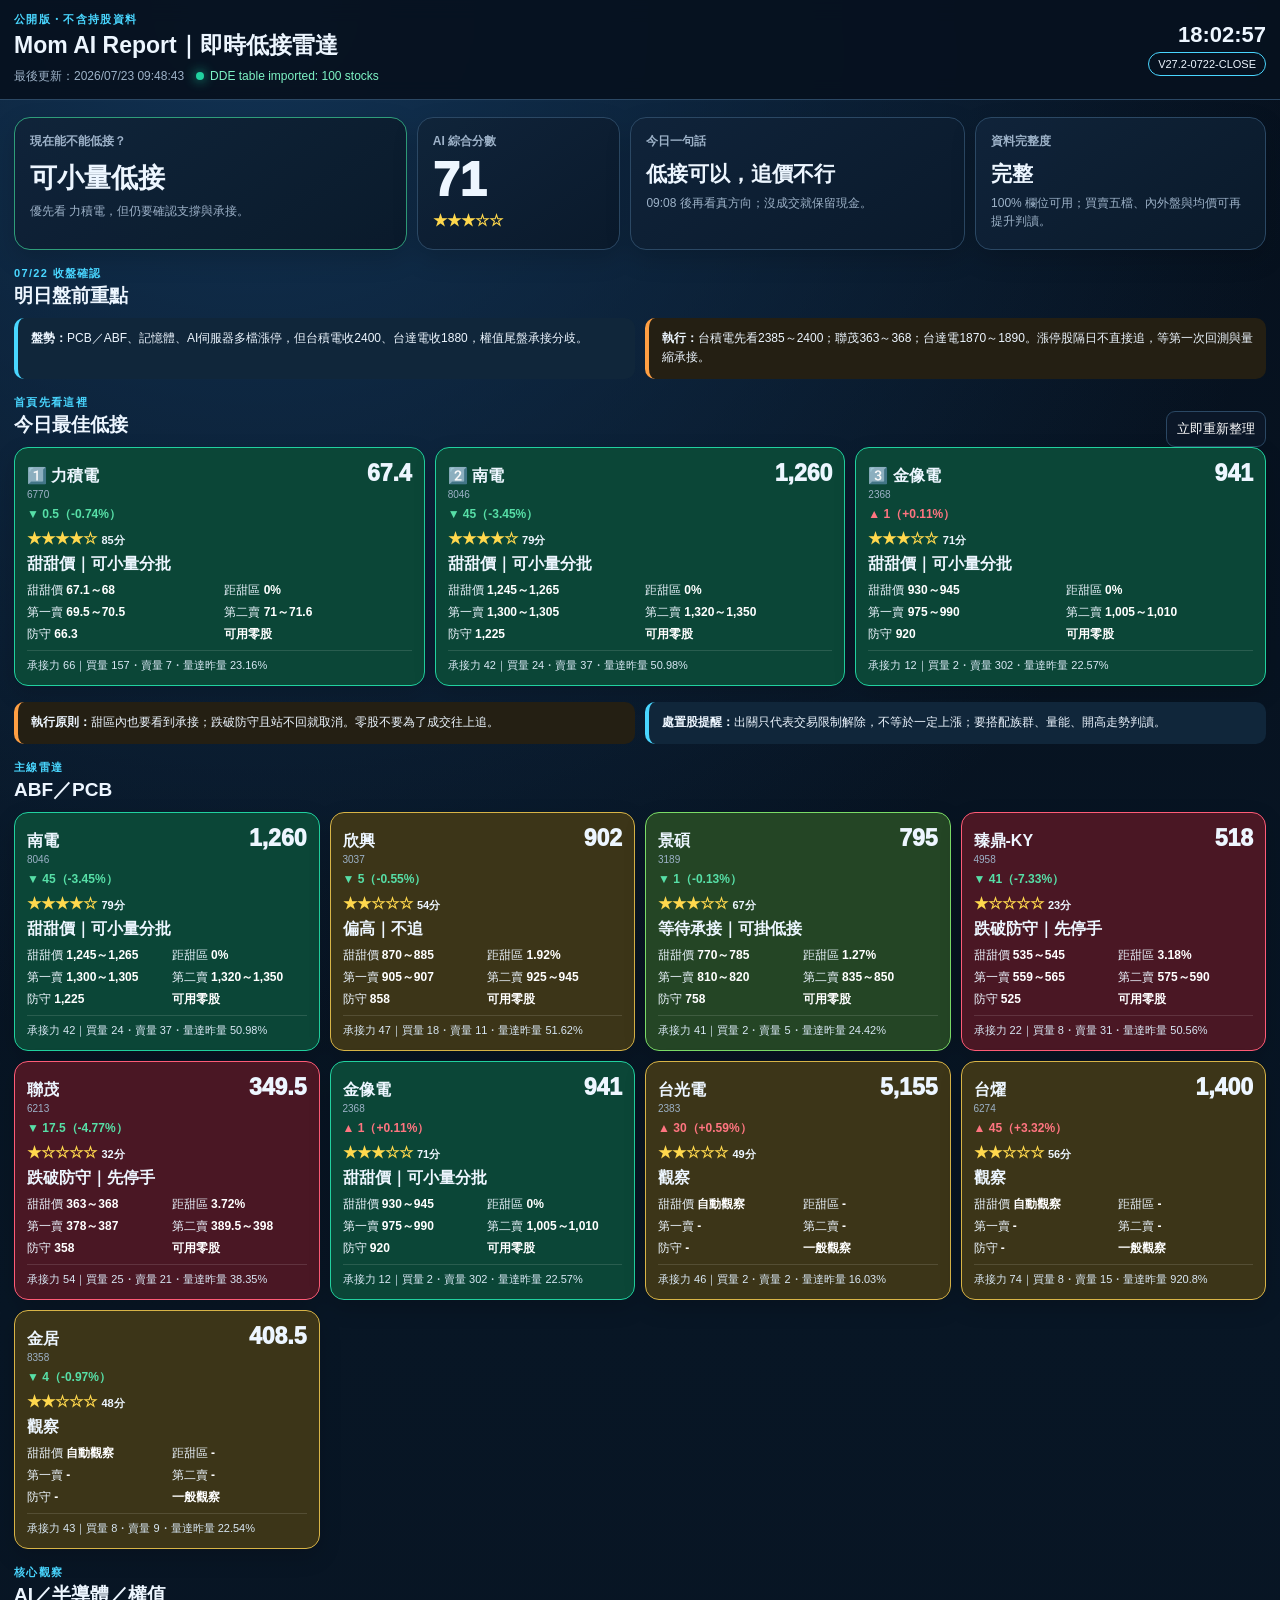
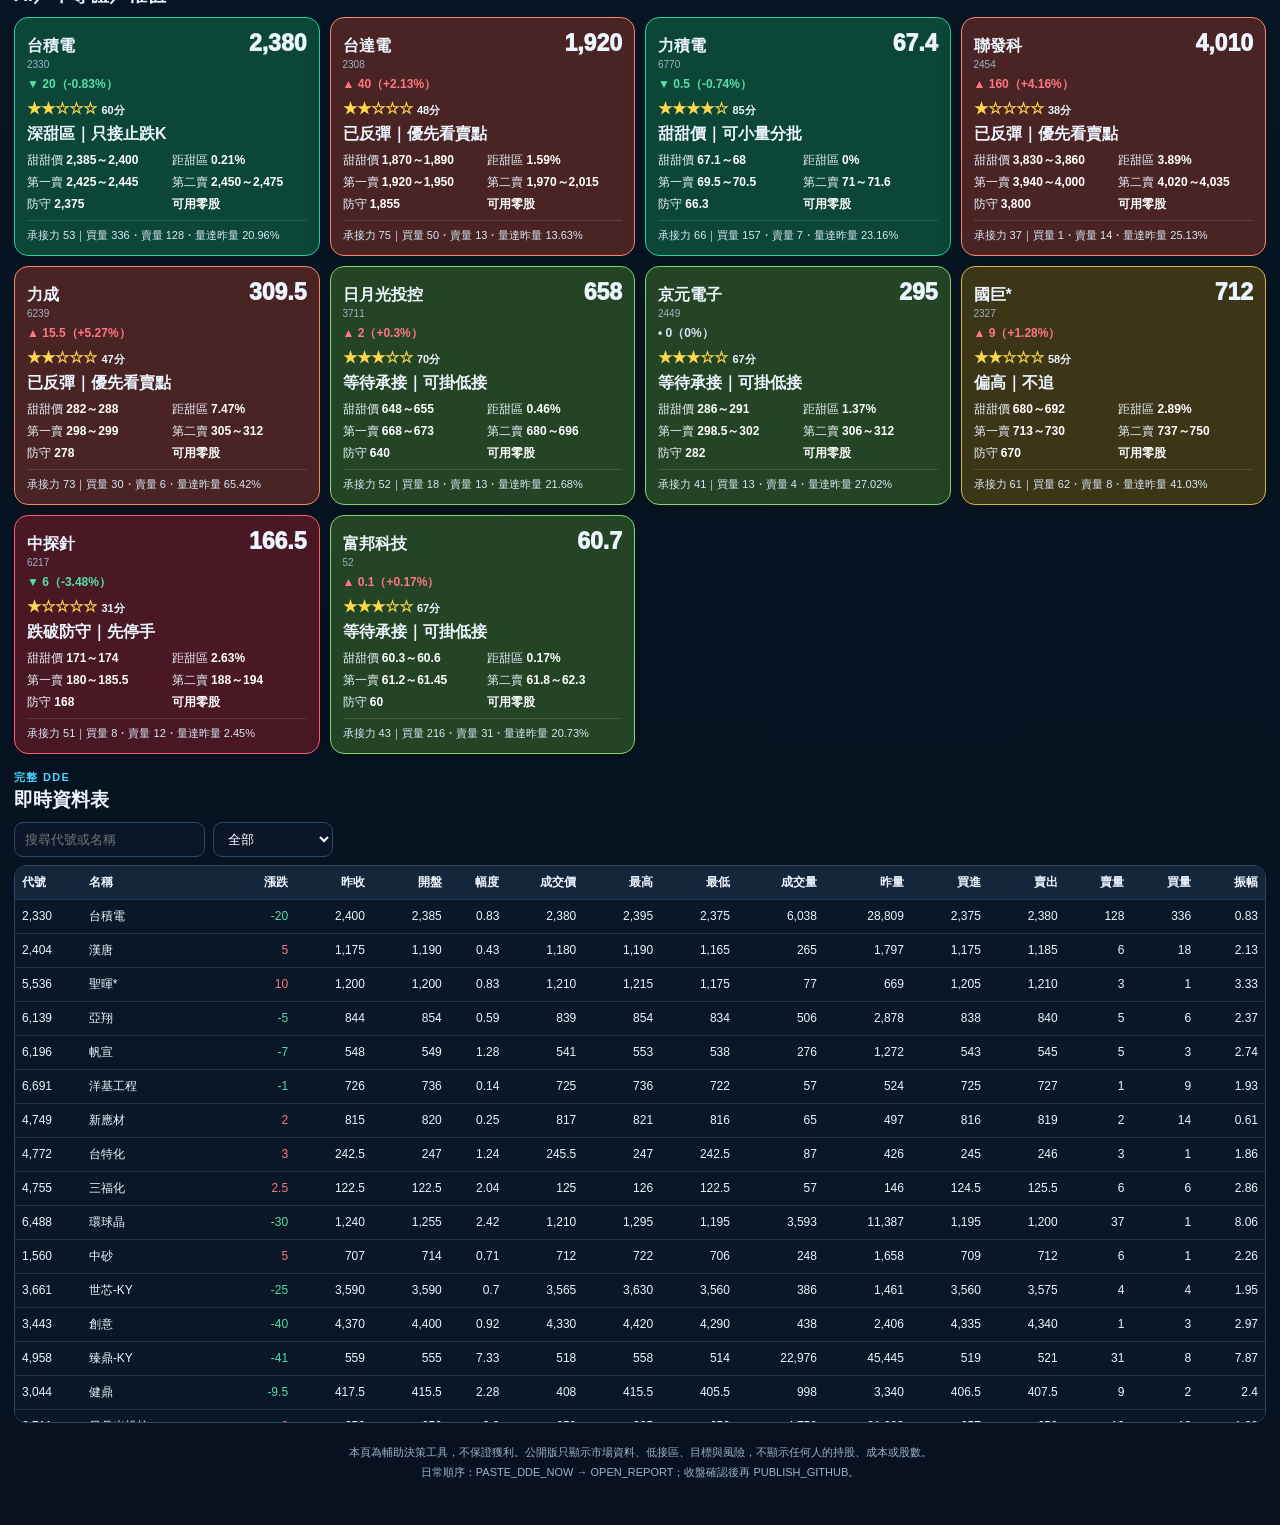
<file: index.html>
<!doctype html>
<html lang="zh-Hant">
<head>
  <meta charset="utf-8" />
  <meta name="viewport" content="width=device-width,initial-scale=1" />
  <meta name="theme-color" content="#07111f" />
  <title>Mom AI Report｜即時低接雷達</title>
  <link rel="stylesheet" href="styles.css?v=27.2.0" />
</head>
<body>
<header>
  <div class="head">
    <div>
      <div class="eyebrow">公開版・不含持股資料</div>
      <h1>Mom AI Report｜即時低接雷達</h1>
      <div id="meta" class="meta">正在讀取 DDE 資料…</div>
    </div>
    <div class="headerRight">
      <div id="marketClock" class="clock">--:--:--</div>
      <div id="version" class="badge">V27</div>
    </div>
  </div>
</header>

<main class="wrap">
  <section class="heroGrid">
    <article class="heroCard decision">
      <div class="heroLabel">現在能不能低接？</div>
      <div id="decisionText" class="heroValue">等待資料</div>
      <div id="decisionNote" class="heroNote">先更新 DDE，再確認甜區與承接。</div>
    </article>
    <article class="heroCard">
      <div class="heroLabel">AI 綜合分數</div>
      <div id="marketScore" class="scoreValue">--</div>
      <div id="marketStars" class="stars">☆☆☆☆☆</div>
    </article>
    <article class="heroCard">
      <div class="heroLabel">今日一句話</div>
      <div id="oneLine" class="heroValue smallValue">只等甜區，不追價</div>
      <div class="heroNote">09:08 後再看真方向；沒成交就保留現金。</div>
    </article>
    <article class="heroCard">
      <div class="heroLabel">資料完整度</div>
      <div id="dataQuality" class="heroValue smallValue">檢查中</div>
      <div id="dataQualityNote" class="heroNote">價格、量、買賣盤會影響判讀品質。</div>
    </article>
  </section>


  <section class="section closeBrief">
    <div class="sectionTitleRow"><div><div class="kicker">07/22 收盤確認</div><h2>明日盤前重點</h2></div></div>
    <div class="noticeGrid">
      <article class="warning blue"><b>盤勢：</b>PCB／ABF、記憶體、AI伺服器多檔漲停，但台積電收2400、台達電收1880，權值尾盤承接分歧。</article>
      <article class="warning"><b>執行：</b>台積電先看2385～2400；聯茂363～368；台達電1870～1890。漲停股隔日不直接追，等第一次回測與量縮承接。</article>
    </div>
  </section>

  <section class="section">
    <div class="sectionTitleRow">
      <div><div class="kicker">首頁先看這裡</div><h2>今日最佳低接</h2></div>
      <button id="reload" type="button">立即重新整理</button>
    </div>
    <div id="top3" class="grid top3"></div>
  </section>

  <section class="section noticeGrid">
    <article class="warning"><b>執行原則：</b>甜區內也要看到承接；跌破防守且站不回就取消。零股不要為了成交往上追。</article>
    <article class="warning blue"><b>處置股提醒：</b>出關只代表交易限制解除，不等於一定上漲；要搭配族群、量能、開高走勢判讀。</article>
  </section>

  <section class="section">
    <div class="sectionTitleRow"><div><div class="kicker">主線雷達</div><h2>ABF／PCB</h2></div></div>
    <div id="abf" class="grid"></div>
  </section>

  <section class="section">
    <div class="sectionTitleRow"><div><div class="kicker">核心觀察</div><h2>AI／半導體／權值</h2></div></div>
    <div id="core" class="grid"></div>
  </section>

  <section class="section">
    <div class="sectionTitleRow"><div><div class="kicker">完整 DDE</div><h2>即時資料表</h2></div></div>
    <div class="toolbar">
      <input id="q" type="search" placeholder="搜尋代號或名稱" />
      <select id="filter">
        <option value="all">全部</option>
        <option value="sweet">四星以上甜區</option>
        <option value="up">上漲</option>
        <option value="down">下跌</option>
        <option value="risk">兩星以下風險</option>
      </select>
    </div>
    <div class="tableWrap"><table id="table"></table></div>
  </section>

  <div class="footer">
    本頁為輔助決策工具，不保證獲利。公開版只顯示市場資料、低接區、目標與風險，不顯示任何人的持股、成本或股數。<br />
    日常順序：PASTE_DDE_NOW → OPEN_REPORT；收盤確認後再 PUBLISH_GITHUB。
  </div>
</main>
<script>
  // Always request fresh market data, then start the app only after data is ready.
  (function () {
    const stamp = Date.now();

    function loadScript(src, onload) {
      const script = document.createElement("script");
      script.src = src;
      script.async = false;
      script.onload = onload;
      script.onerror = function () {
        const meta = document.getElementById("meta");
        if (meta) meta.textContent = "資料載入失敗：" + src + "，請按 Ctrl+F5 重試。";
      };
      document.body.appendChild(script);
    }

    loadScript("config.js?v=" + stamp, function () {
      loadScript("data/live.js?v=" + stamp, function () {
        loadScript("app.js?v=" + stamp);
      });
    });
  })();
</script>
</body>
</html>
</file>
<file: styles.css>
:root{--bg:#07111f;--panel:#0d1b2d;--panel2:#10243a;--line:#2b4864;--text:#edf6ff;--muted:#9db2c8;--green:#21d19f;--yellow:#ffd166;--orange:#ff9f43;--red:#ff5c77;--cyan:#49d6ff}*{box-sizing:border-box}html{color-scheme:dark}body{margin:0;background:radial-gradient(circle at 20% 0,#123354 0,transparent 32%),linear-gradient(180deg,#06101d,#081625 42%,#07111f);color:var(--text);font-family:-apple-system,BlinkMacSystemFont,"Segoe UI","Noto Sans TC","Microsoft JhengHei",Arial,sans-serif}.wrap{max-width:1480px;margin:auto;padding:14px}header{position:sticky;top:0;z-index:10;background:rgba(7,17,31,.94);backdrop-filter:blur(10px);border-bottom:1px solid var(--line)}.head{max-width:1480px;margin:auto;padding:12px 14px;display:flex;justify-content:space-between;gap:16px;align-items:center}.eyebrow,.kicker{font-size:11px;letter-spacing:.12em;color:var(--cyan);font-weight:800}.head h1{font-size:23px;margin:3px 0 5px}.meta{font-size:12px;color:var(--muted);line-height:1.7}.headerRight{text-align:right}.clock{font-size:22px;font-weight:900;font-variant-numeric:tabular-nums}.live{display:inline-flex;align-items:center;gap:6px;color:#7ef3c5}.dot{width:8px;height:8px;border-radius:50%;background:var(--green);box-shadow:0 0 12px var(--green)}.badge{display:inline-block;margin-top:4px;padding:5px 9px;border:1px solid var(--cyan);border-radius:999px;font-size:11px}.heroGrid{display:grid;grid-template-columns:1.35fr .7fr 1.15fr 1fr;gap:10px;margin:3px 0 16px}.heroCard{border:1px solid var(--line);border-radius:16px;background:linear-gradient(145deg,rgba(16,36,58,.98),rgba(10,26,43,.98));padding:15px;min-height:132px;box-shadow:0 9px 25px rgba(0,0,0,.17)}.heroCard.decision{border-color:#2f9e7a}.heroLabel{font-size:12px;color:var(--muted);font-weight:700}.heroValue{font-size:27px;font-weight:950;margin:10px 0 6px}.smallValue{font-size:21px}.heroNote{font-size:12px;color:var(--muted);line-height:1.55}.scoreValue{font-size:48px;font-weight:1000;margin-top:2px}.section{margin:16px 0}.sectionTitleRow{display:flex;justify-content:space-between;gap:12px;align-items:end}.section h2{font-size:19px;margin:2px 0 9px}.grid{display:grid;grid-template-columns:repeat(4,minmax(0,1fr));gap:10px}.top3{grid-template-columns:repeat(3,minmax(0,1fr))}.card{border:1px solid var(--line);border-radius:14px;background:var(--panel);padding:12px;min-height:174px;box-shadow:0 8px 22px rgba(0,0,0,.16)}.card.deep{background:#0b4637;border-color:#21d19f}.card.sweet{background:#244525;border-color:#7bdc67}.card.watch{background:#3c3518;border-color:#d8b447}.card.hot{background:#4a2425;border-color:#ff856d}.card.danger{background:#4a1724;border-color:#ff5c77}.card .title{display:flex;justify-content:space-between;gap:8px;align-items:baseline}.card h3{margin:0;font-size:16px}.card h3 small{display:block;color:var(--muted);font-size:10px;font-weight:500;margin-top:2px}.price{font-size:23px;font-weight:950}.change{font-weight:800;font-size:12px;margin:6px 0}.up{color:#ff7580}.down{color:#57dfa7}.flat{color:#d8e5f1}.stars{color:#ffd84d;font-weight:900;margin:4px 0}.stars em{color:var(--text);font-style:normal;font-size:11px}.status{font-weight:900;margin:6px 0}.kv{display:grid;grid-template-columns:1fr 1fr;gap:4px 10px;font-size:12px;line-height:1.5}.kv b{color:#fff}.support{margin-top:7px;padding-top:7px;border-top:1px solid rgba(255,255,255,.12);font-size:11px;color:#d9e8f5}.noticeGrid{display:grid;grid-template-columns:1fr 1fr;gap:10px}.warning{border-left:4px solid var(--orange);background:#241f13;padding:11px 13px;border-radius:10px;font-size:12px;line-height:1.65}.warning.blue{border-left-color:var(--cyan);background:#10263a}.toolbar{display:flex;gap:8px;flex-wrap:wrap;margin-bottom:8px}input,select,button{background:#0b1728;color:#fff;border:1px solid var(--line);border-radius:9px;padding:8px 10px}button{cursor:pointer}button:hover{border-color:var(--cyan)}.tableWrap{overflow:auto;border:1px solid var(--line);border-radius:12px;background:#0a1727;max-height:62vh}table{border-collapse:collapse;width:100%;font-size:12px}th,td{padding:8px 7px;border-bottom:1px solid #20364d;text-align:right;white-space:nowrap}th{position:sticky;top:0;background:#14263b;z-index:2}td:first-child,td:nth-child(2),th:first-child,th:nth-child(2){text-align:left}.footer{color:var(--muted);font-size:11px;line-height:1.8;margin:20px 0 28px;text-align:center}.empty{padding:18px;color:var(--muted)}@media(max-width:1100px){.heroGrid{grid-template-columns:1fr 1fr}.grid{grid-template-columns:repeat(2,minmax(0,1fr))}.top3{grid-template-columns:1fr 1fr 1fr}}@media(max-width:760px){.wrap,.head{padding-left:8px;padding-right:8px}.head h1{font-size:18px}.clock{font-size:17px}.heroGrid,.noticeGrid,.top3,.grid{grid-template-columns:1fr}.heroCard{min-height:0}.card{min-height:0}.kv{grid-template-columns:1fr 1fr}.meta{max-width:75vw}.badge{display:none}}
</file>
